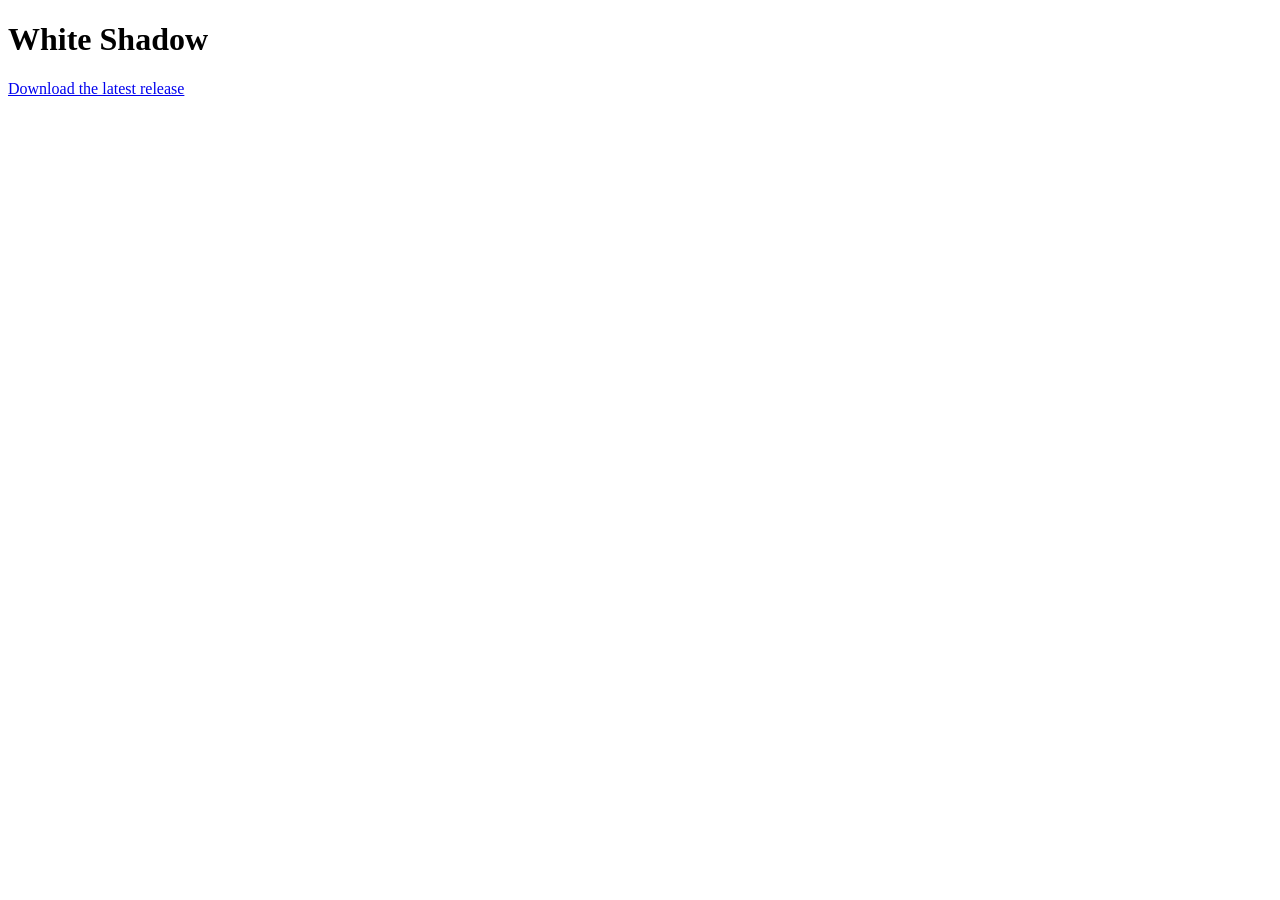
<file: site/index.html>
<!doctype html>
<html lang="en">
  <head>
    <meta charset="utf-8">
    <meta name="viewport" content="width=device-width, initial-scale=1">
    <title>White Shadow</title>
  </head>
  <body>
    <h1>White Shadow</h1>
    <p><a id="release" href="#">Download the latest release</a></p>
    <script src="./config.js"></script>
    <script>
      document.getElementById('release').href = `https://github.com/${window.RELEASE_REPO}/releases/latest`;
    </script>
  </body>
</html>
</file>
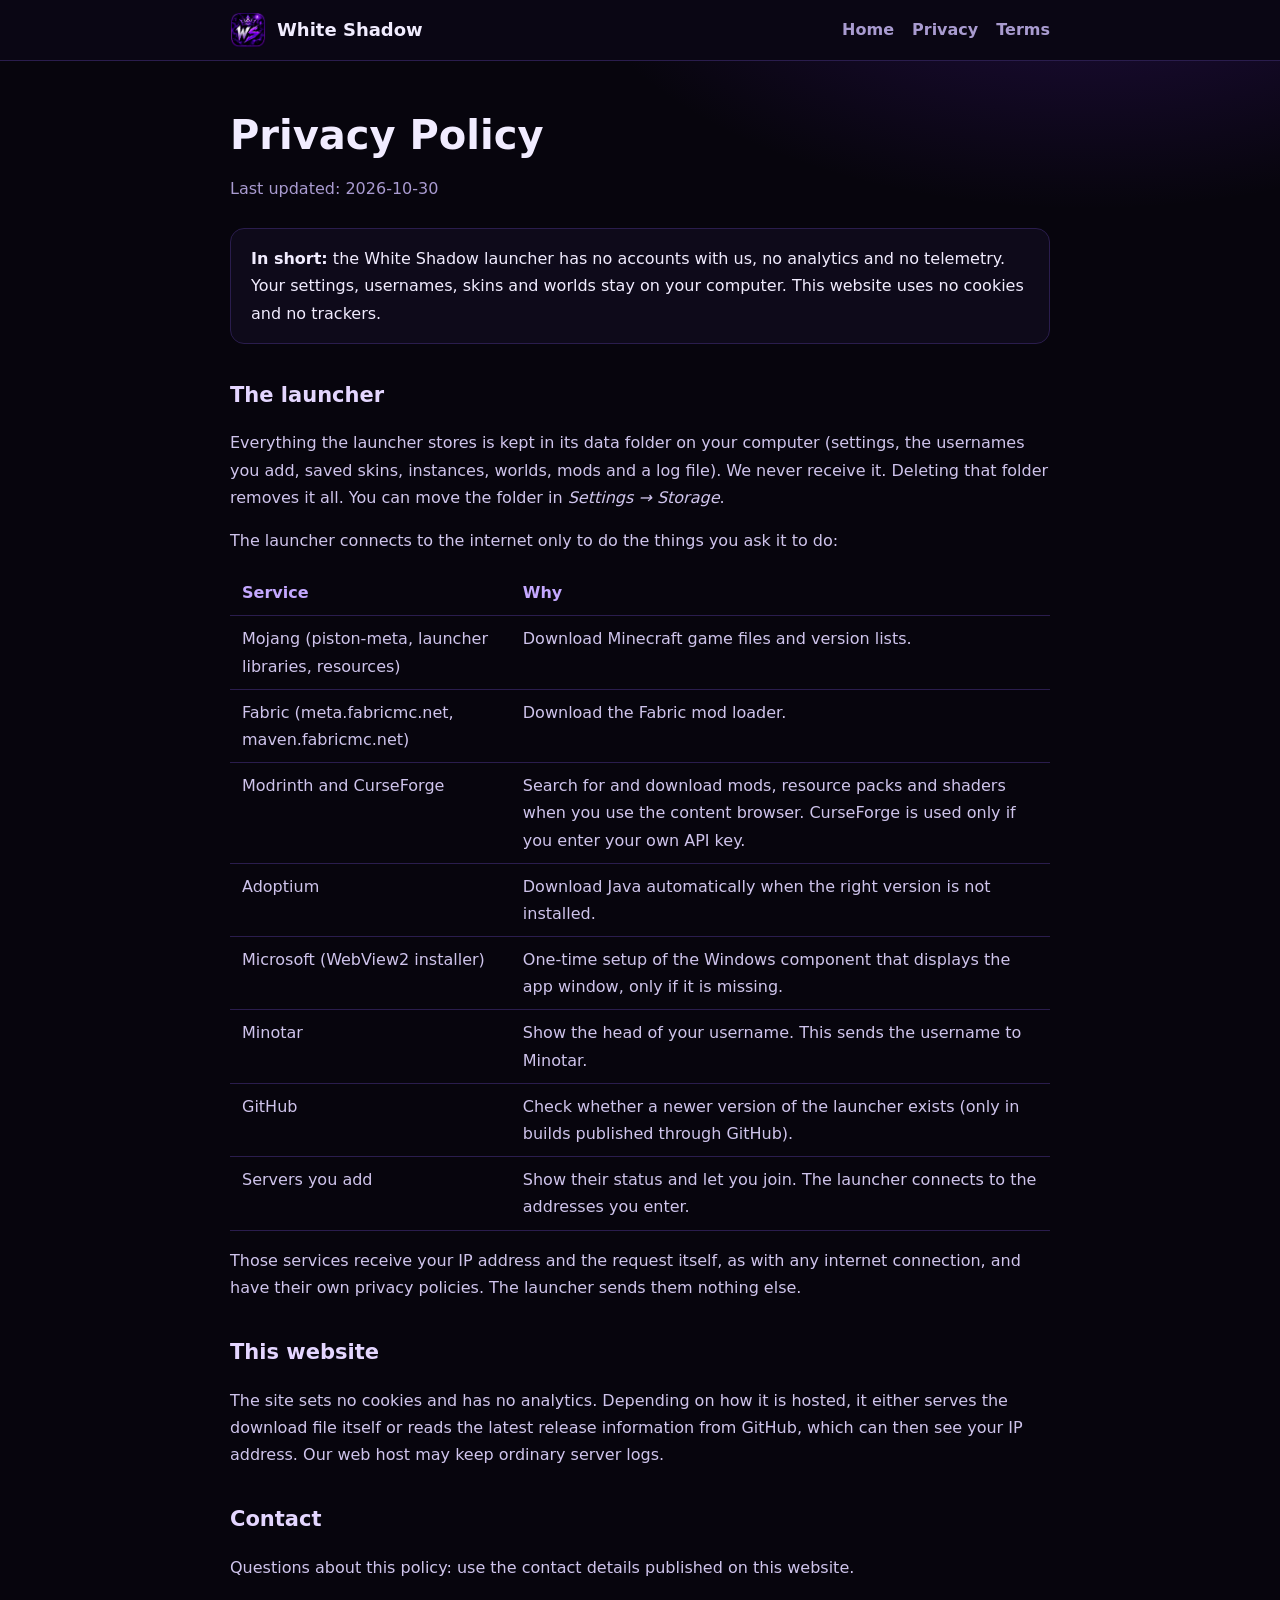
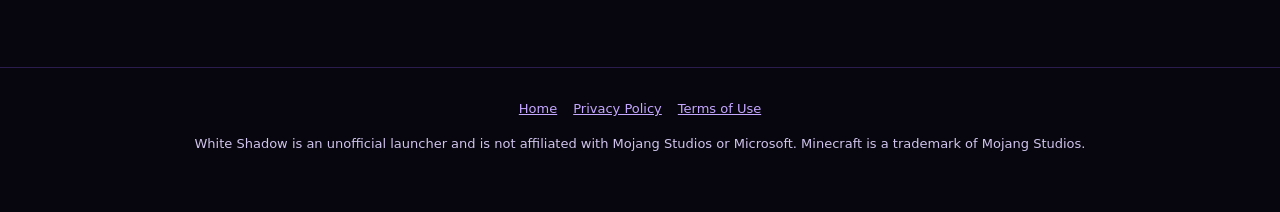
<file: WhiteShadow-Build-Kit/site/privacy.html>
<!doctype html><html lang="en"><head><meta charset="utf-8"><meta name="viewport" content="width=device-width,initial-scale=1"><meta name="theme-color" content="#07050d"><link rel="icon" type="image/png" href="assets/favicon.png"><link rel="stylesheet" href="assets/legal.css"><title>Privacy Policy - White Shadow</title><meta name="description" content="White Shadow collects no personal data. Here is exactly what the launcher and this website do."></head><body><header><nav aria-label="Main"><a class="brand" href="./"><img src="assets/logo.png" alt="">White Shadow</a><a class="l" href="./">Home</a><a class="l" href="privacy.html">Privacy</a><a class="l" href="terms.html">Terms</a></nav></header><main>
<h1>Privacy Policy</h1><p class="upd">Last updated: 2026-10-30</p>
<div class="card"><b>In short:</b> the White Shadow launcher has no accounts with us, no analytics and no telemetry. Your settings, usernames, skins and worlds stay on your computer. This website uses no cookies and no trackers.</div>
<h2>The launcher</h2><p>Everything the launcher stores is kept in its data folder on your computer (settings, the usernames you add, saved skins, instances, worlds, mods and a log file). We never receive it. Deleting that folder removes it all. You can move the folder in <i>Settings → Storage</i>.</p>
<p>The launcher connects to the internet only to do the things you ask it to do:</p>
<table><tr><th>Service</th><th>Why</th></tr>
<tr><td>Mojang (piston-meta, launcher libraries, resources)</td><td>Download Minecraft game files and version lists.</td></tr>
<tr><td>Fabric (meta.fabricmc.net, maven.fabricmc.net)</td><td>Download the Fabric mod loader.</td></tr>
<tr><td>Modrinth and CurseForge</td><td>Search for and download mods, resource packs and shaders when you use the content browser. CurseForge is used only if you enter your own API key.</td></tr>
<tr><td>Adoptium</td><td>Download Java automatically when the right version is not installed.</td></tr>
<tr><td>Microsoft (WebView2 installer)</td><td>One-time setup of the Windows component that displays the app window, only if it is missing.</td></tr>
<tr><td>Minotar</td><td>Show the head of your username. This sends the username to Minotar.</td></tr>
<tr><td>GitHub</td><td>Check whether a newer version of the launcher exists (only in builds published through GitHub).</td></tr>
<tr><td>Servers you add</td><td>Show their status and let you join. The launcher connects to the addresses you enter.</td></tr></table>
<p>Those services receive your IP address and the request itself, as with any internet connection, and have their own privacy policies. The launcher sends them nothing else.</p>
<h2>This website</h2><p>The site sets no cookies and has no analytics. Depending on how it is hosted, it either serves the download file itself or reads the latest release information from GitHub, which can then see your IP address. Our web host may keep ordinary server logs.</p>
<h2>Contact</h2><p>Questions about this policy: <span data-contact-text>use the contact details published on this website</span>.</p></main><footer><a href="./">Home</a><a href="privacy.html">Privacy Policy</a><a href="terms.html">Terms of Use</a><span data-contact></span><p>White Shadow is an unofficial launcher and is not affiliated with Mojang Studios or Microsoft. Minecraft is a trademark of Mojang Studios.</p></footer><script src="config.js"></script><script>var c=window.CONTACT_EMAIL;document.querySelectorAll("[data-contact]").forEach(function(e){if(c&&/^[^@\s]+@[^@\s]+\.[^@\s]+$/.test(c)){var a=document.createElement("a");a.href="mailto:"+c;a.textContent="Contact";e.replaceWith(a)}else e.remove()})</script>
<script>(function(){var c=window.CONTACT_EMAIL;var s=document.querySelector("[data-contact-text]");if(s&&c)s.textContent=c})()</script></body></html>
</file>
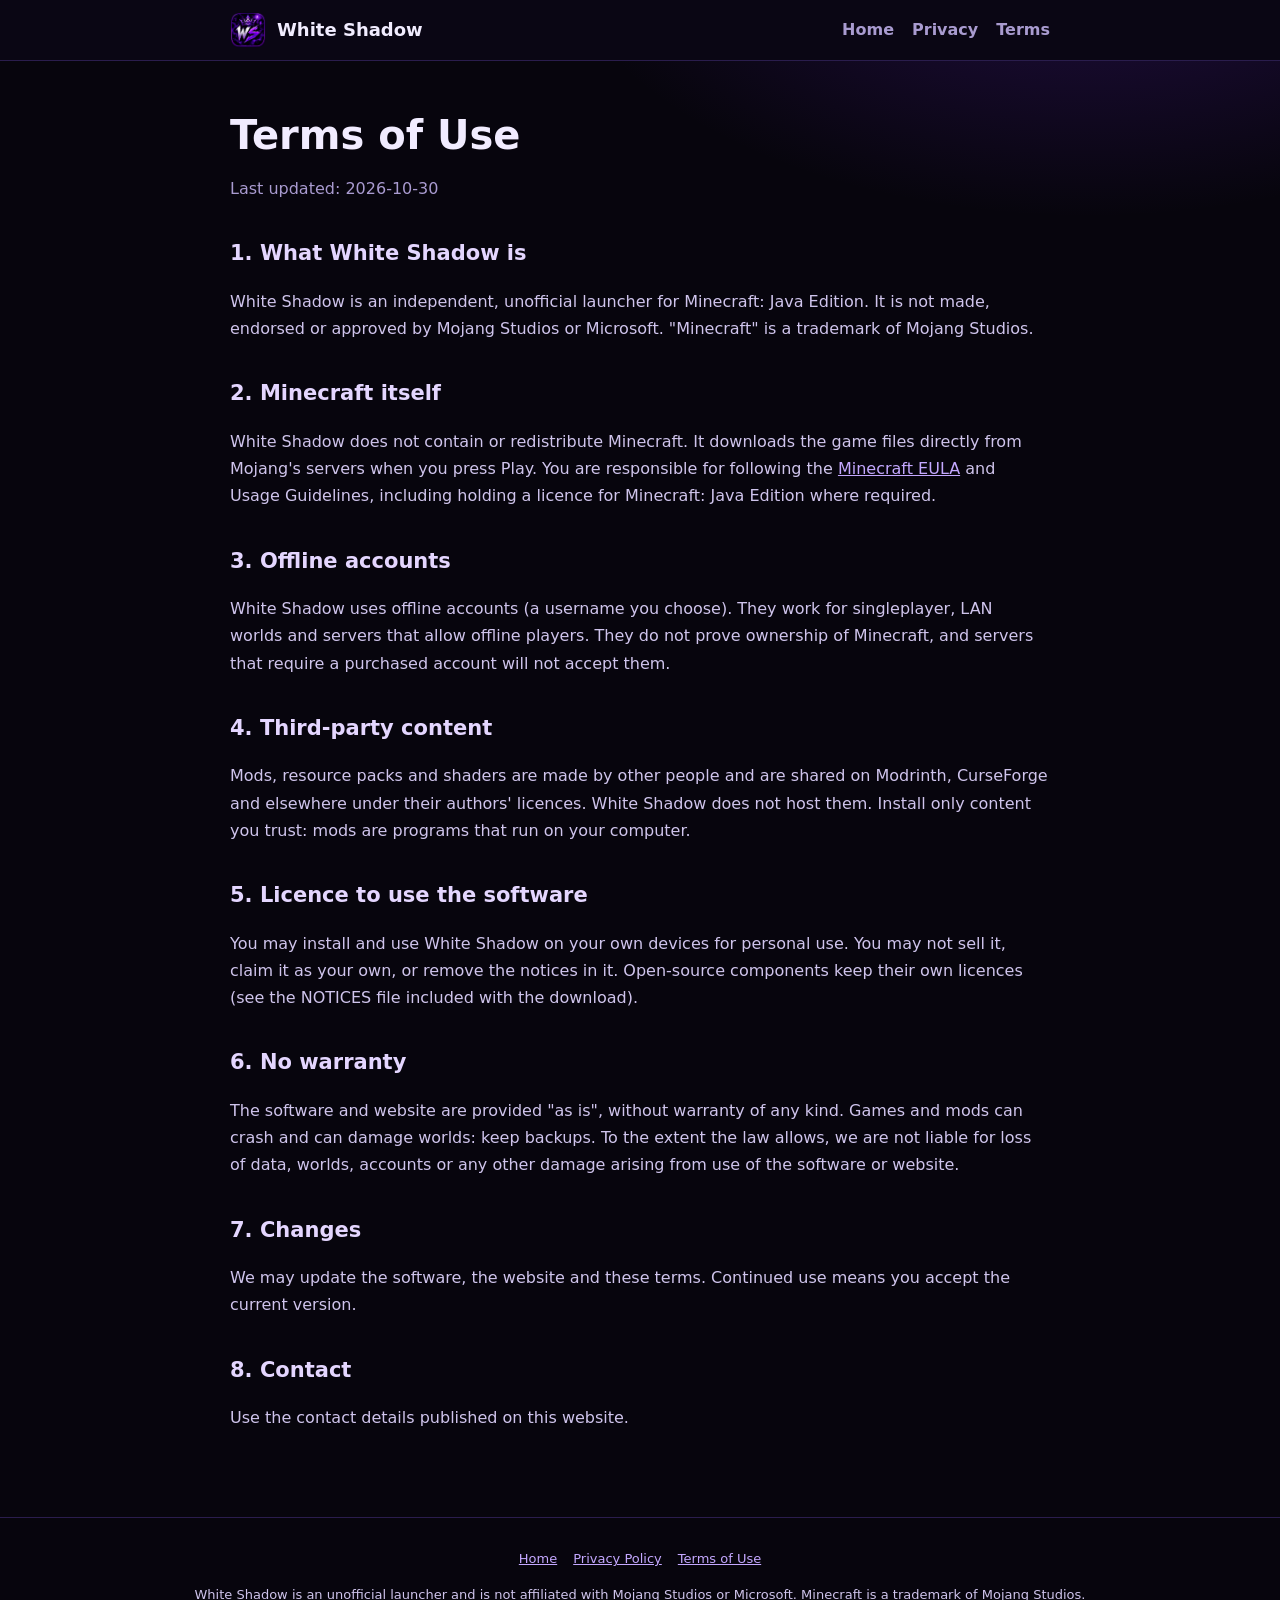
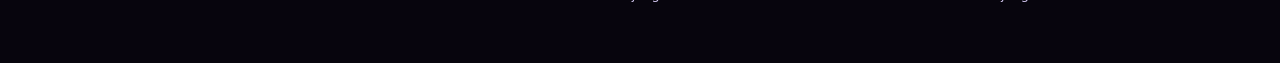
<file: WhiteShadow-Build-Kit/site/terms.html>
<!doctype html><html lang="en"><head><meta charset="utf-8"><meta name="viewport" content="width=device-width,initial-scale=1"><meta name="theme-color" content="#07050d"><link rel="icon" type="image/png" href="assets/favicon.png"><link rel="stylesheet" href="assets/legal.css"><title>Terms of Use - White Shadow</title><meta name="description" content="Terms for using the White Shadow launcher and website."></head><body><header><nav aria-label="Main"><a class="brand" href="./"><img src="assets/logo.png" alt="">White Shadow</a><a class="l" href="./">Home</a><a class="l" href="privacy.html">Privacy</a><a class="l" href="terms.html">Terms</a></nav></header><main>
<h1>Terms of Use</h1><p class="upd">Last updated: 2026-10-30</p>
<h2>1. What White Shadow is</h2><p>White Shadow is an independent, unofficial launcher for Minecraft: Java Edition. It is not made, endorsed or approved by Mojang Studios or Microsoft. "Minecraft" is a trademark of Mojang Studios.</p>
<h2>2. Minecraft itself</h2><p>White Shadow does not contain or redistribute Minecraft. It downloads the game files directly from Mojang's servers when you press Play. You are responsible for following the <a href="https://www.minecraft.net/eula">Minecraft EULA</a> and Usage Guidelines, including holding a licence for Minecraft: Java Edition where required.</p>
<h2>3. Offline accounts</h2><p>White Shadow uses offline accounts (a username you choose). They work for singleplayer, LAN worlds and servers that allow offline players. They do not prove ownership of Minecraft, and servers that require a purchased account will not accept them.</p>
<h2>4. Third-party content</h2><p>Mods, resource packs and shaders are made by other people and are shared on Modrinth, CurseForge and elsewhere under their authors' licences. White Shadow does not host them. Install only content you trust: mods are programs that run on your computer.</p>
<h2>5. Licence to use the software</h2><p>You may install and use White Shadow on your own devices for personal use. You may not sell it, claim it as your own, or remove the notices in it. Open-source components keep their own licences (see the NOTICES file included with the download).</p>
<h2>6. No warranty</h2><p>The software and website are provided "as is", without warranty of any kind. Games and mods can crash and can damage worlds: keep backups. To the extent the law allows, we are not liable for loss of data, worlds, accounts or any other damage arising from use of the software or website.</p>
<h2>7. Changes</h2><p>We may update the software, the website and these terms. Continued use means you accept the current version.</p>
<h2>8. Contact</h2><p><span data-contact-text>Use the contact details published on this website.</span></p></main><footer><a href="./">Home</a><a href="privacy.html">Privacy Policy</a><a href="terms.html">Terms of Use</a><span data-contact></span><p>White Shadow is an unofficial launcher and is not affiliated with Mojang Studios or Microsoft. Minecraft is a trademark of Mojang Studios.</p></footer><script src="config.js"></script><script>var c=window.CONTACT_EMAIL;document.querySelectorAll("[data-contact]").forEach(function(e){if(c&&/^[^@\s]+@[^@\s]+\.[^@\s]+$/.test(c)){var a=document.createElement("a");a.href="mailto:"+c;a.textContent="Contact";e.replaceWith(a)}else e.remove()})</script>
<script>(function(){var c=window.CONTACT_EMAIL;var s=document.querySelector("[data-contact-text]");if(s&&c)s.textContent=c})()</script></body></html>
</file>
<file: WhiteShadow-Build-Kit/site/assets/legal.css>
:root{--bg:#07050d;--p:#0e0a1a;--line:#2a1d4d;--fg:#f1ecff;--dim:#a99bd0;--ac:#7c3aed;--ac2:#a855f7}
*{box-sizing:border-box}body{margin:0;background:radial-gradient(900px 500px at 85% -5%,#5b21b655,transparent 60%),var(--bg);color:var(--fg);font:16px/1.7 "Bahnschrift","Segoe UI Variable Display","Segoe UI",Inter,system-ui,sans-serif}
a{color:#c4a8ff}:focus-visible{outline:3px solid var(--ac2);outline-offset:3px;border-radius:6px}
header{background:#0a0614;border-bottom:1px solid var(--line)}nav{max-width:860px;margin:auto;padding:12px 20px;display:flex;align-items:center;gap:18px}
nav .brand{display:flex;gap:11px;align-items:center;color:var(--fg);text-decoration:none;font-weight:700;font-size:18px;margin-right:auto}nav .brand img{width:36px;height:36px;border-radius:9px}
nav a.l{color:var(--dim);text-decoration:none;font-weight:600}nav a.l:hover{color:#fff}
main{max-width:860px;margin:auto;padding:40px 20px 70px}h1{font-size:clamp(28px,5vw,40px);margin:0 0 6px}h2{font-size:21px;margin:34px 0 8px;color:#e4d6ff}.upd{color:var(--dim);margin:0 0 26px}
p,li{color:#cfc4ec}li{margin-bottom:6px}table{border-collapse:collapse;width:100%;margin:10px 0}td,th{text-align:left;padding:9px 12px;border-bottom:1px solid var(--line);vertical-align:top;color:#cfc4ec}th{color:#c4a8ff}
.card{background:var(--p);border:1px solid var(--line);border-radius:14px;padding:16px 20px}
footer{border-top:1px solid var(--line);text-align:center;padding:30px 20px 44px;color:var(--dim);font-size:13px}footer a{margin:0 8px}
</file>
